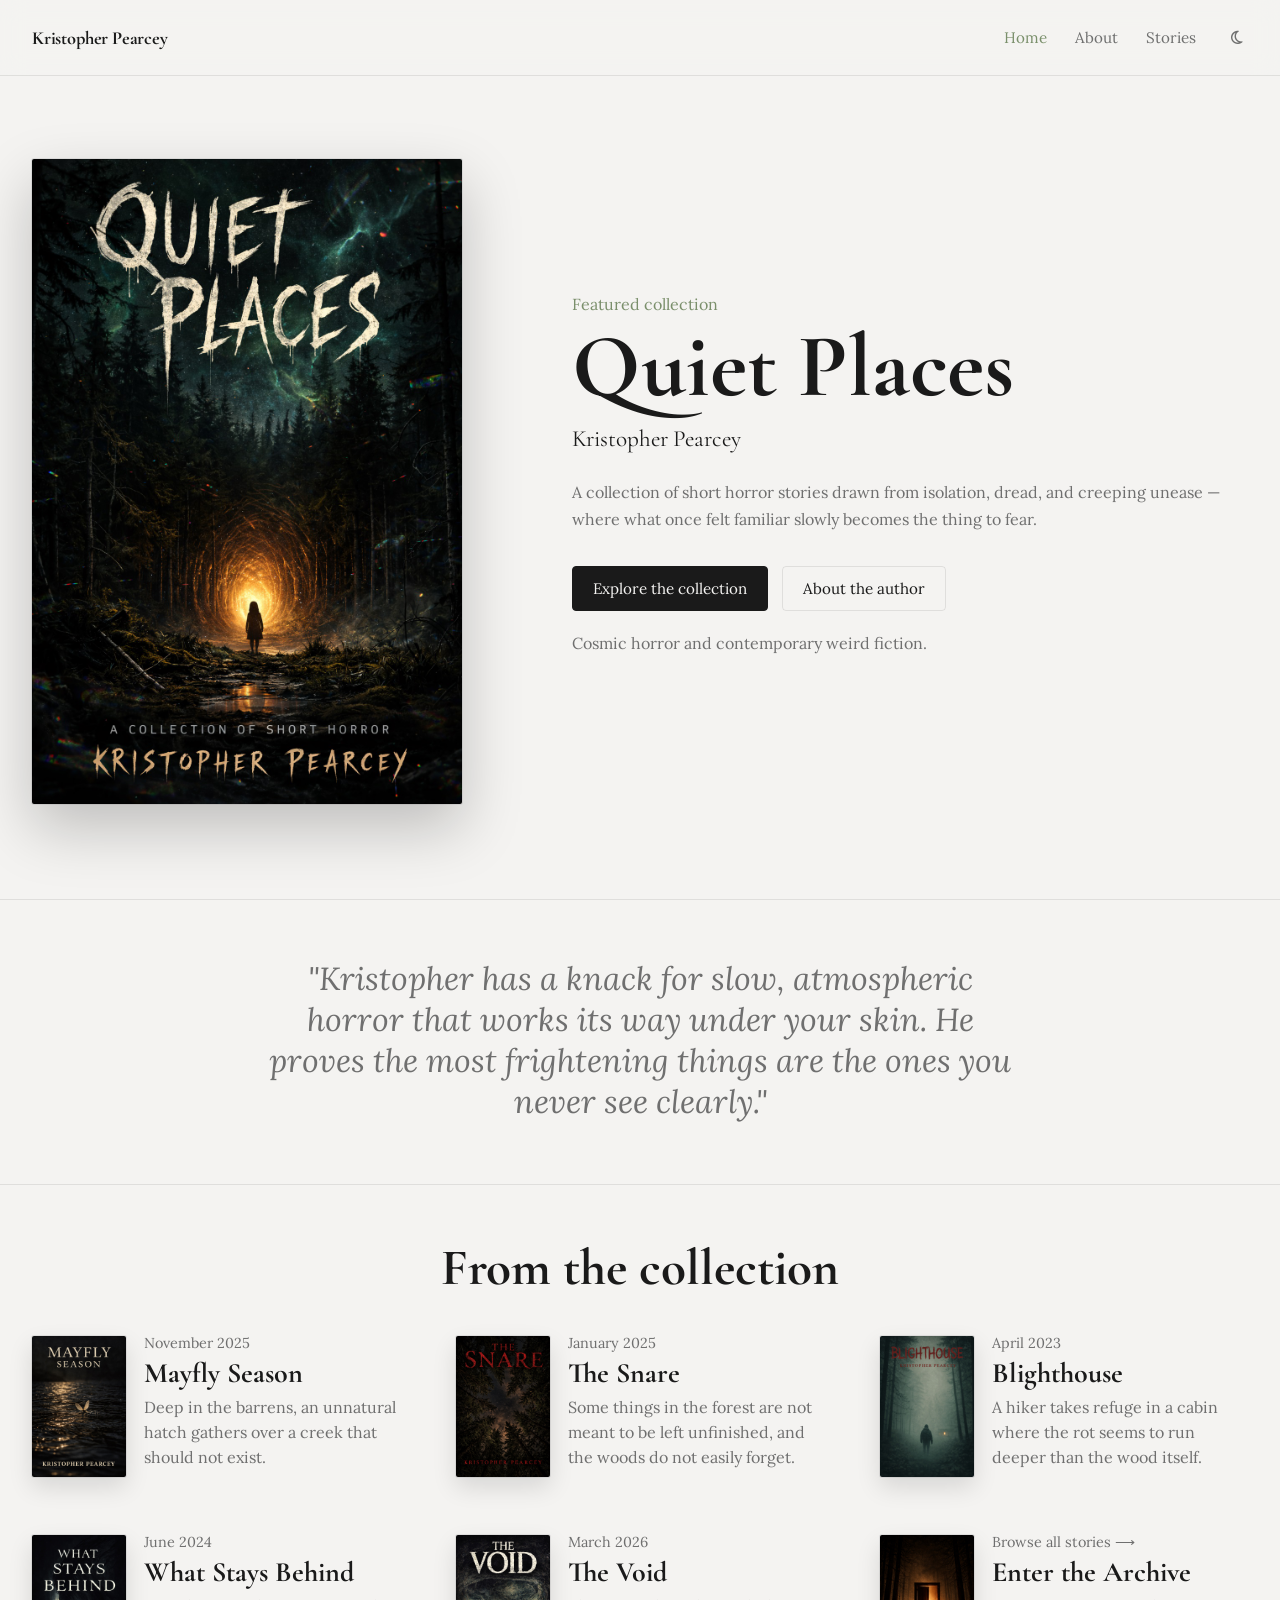
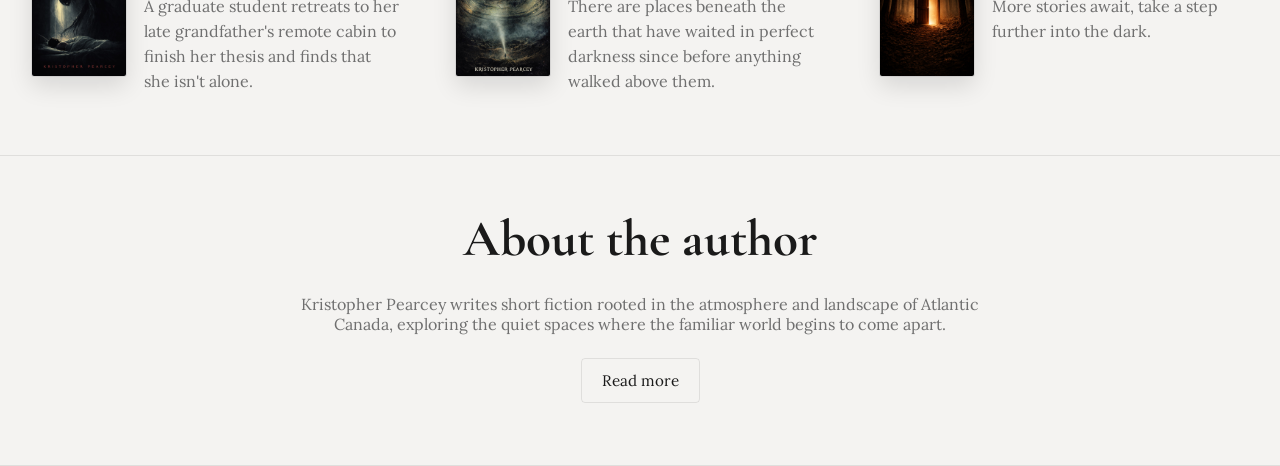
<file: index.html>
<!doctype html>
<html lang="en" data-theme="light">
<head>
  <meta charset="UTF-8" />
  <meta name="viewport" content="width=device-width, initial-scale=1.0" />
  <title>Home | Kristopher Pearcey</title>
  <meta
    name="description"
    content="Cosmic horror and contemporary weird fiction by Kristopher Pearcey."
  />

  <link rel="preconnect" href="https://fonts.googleapis.com">
  <link rel="preconnect" href="https://fonts.gstatic.com" crossorigin>
  <link
    href="https://fonts.googleapis.com/css2?family=Cormorant+Garamond:wght@400;500;600;700&family=Lora:ital,wght@0,400;0,500;0,600;1,400;1,500"
    rel="stylesheet"
  />
  <link
    rel="stylesheet"
    href="https://cdnjs.cloudflare.com/ajax/libs/font-awesome/6.5.2/css/all.min.css"
  />
  <link rel="stylesheet" href="styles.css" />
</head>
<body data-page="home">
  <header class="site-header">
    <div class="site-shell header-inner">
      <a class="brand" href="index.html">Kristopher Pearcey</a>

      <nav class="top-nav" aria-label="Primary navigation">
        <a href="index.html" aria-current="page">Home</a>
        <a href="about.html">About</a>
        <a href="stories.html">Stories</a>
        <button class="theme-toggle" type="button" aria-label="Toggle dark mode" title="Toggle theme">
          <span class="theme-toggle__sun"><i class="fa-regular fa-sun"></i></span>
          <span class="theme-toggle__moon"><i class="fa-regular fa-moon"></i></span>
        </button>
      </nav>
    </div>
  </header>

  <main>
    <section class="section-panel hero-section hero-section--book">
      <div class="site-shell">
        <div class="hero-book-grid">
          <a class="hero-book-cover" href="stories.html" aria-label="Explore Shadows in the Pines">
            <img
              src="images/quiet-places.jpg"
              alt="Cover of Quiet Places by Kristopher Pearcey"
            />
          </a>

          <div class="hero-book-copy">
            <p class="hero-kicker">Featured collection</p>

            <h1 class="hero-book-title">Quiet Places</h1>

            <p class="hero-book-author">Kristopher Pearcey</p>

            <p class="hero-book-excerpt">
              A collection of short horror stories drawn from isolation, dread, and creeping unease — where what once felt familiar slowly becomes the thing to fear.
            </p>

            <div class="hero-actions hero-actions--book">
              <a class="button button-primary" href="stories.html">Explore the collection</a>
              <a class="button button-secondary" href="about.html">About the author</a>
            </div>

            <p class="hero-book-note">
              Cosmic horror and contemporary weird fiction.
            </p>
          </div>
        </div>
      </div>
    </section>

    <section class="section-panel quote-section">
      <div class="site-shell narrow centered">
        <p class="featured-quote">
          "Kristopher has a knack for slow, atmospheric horror that works its way under your skin. He proves the most frightening things are the ones you never see clearly."
        </p>
      </div>
    </section>

    <section class="section-panel recent-section">
      <div class="site-shell">
        <h2 class="section-title">From the collection</h2>
        
        <div class="story-grid">
          
          <a class="story-card story-card--featured" href="stories.html?story=mayfly-season">
            <div class="story-card__cover">
              <img src="images/mayfly-season.jpg" alt="" loading="lazy">
            </div>
            <div class="story-card__content">
              <p class="story-card__date">November 2025</p>
              <h3 class="story-card__title">Mayfly Season</h3>
              <p class="story-card__excerpt">
                Deep in the barrens, an unnatural hatch gathers over a creek that should not exist.
              </p>
            </div>
          </a>
          
          <a class="story-card story-card--featured" href="stories.html?story=the-snare">
            <div class="story-card__cover">
              <img src="images/the-snare.jpg" alt="" loading="lazy">
            </div>
            <div class="story-card__content">
              <p class="story-card__date">January 2025</p>
              <h3 class="story-card__title">The Snare</h3>
              <p class="story-card__excerpt">
                Some things in the forest are not meant to be left unfinished, and the woods do not easily forget.
              </p>
            </div>
          </a>

          <a class="story-card story-card--featured" href="stories.html?story=blighthouse">
            <div class="story-card__cover">
              <img src="images/blighthouse.jpg" alt="" loading="lazy">
            </div>
            <div class="story-card__content">
              <p class="story-card__date">April 2023</p>
              <h3 class="story-card__title">Blighthouse</h3>
              <p class="story-card__excerpt">
                A hiker takes refuge in a cabin where the rot seems to run deeper than the wood itself.
              </p>
            </div>
          </a>

          <a class="story-card story-card--featured" href="stories.html?story=what-stays-behind">
            <div class="story-card__cover">
              <img src="images/what-stays-behind.jpg" alt="" loading="lazy">
            </div>
            <div class="story-card__content">
              <p class="story-card__date">June 2024</p>
              <h3 class="story-card__title">What Stays Behind</h3>
              <p class="story-card__excerpt">
                A graduate student retreats to her late grandfather's remote cabin to finish her thesis and finds that she isn't alone.
              </p>
            </div>
          </a>

          <a class="story-card story-card--featured" href="stories.html?story=the-void">
            <div class="story-card__cover">
              <img src="images/the-void.jpg" alt="" loading="lazy">
            </div>
            <div class="story-card__content">
              <p class="story-card__date">March 2026</p>
              <h3 class="story-card__title">The Void</h3>
              <p class="story-card__excerpt">
                There are places beneath the earth that have waited in perfect darkness since before anything walked above them.
              </p>
            </div>
          </a>       

          <a class="story-card story-card--featured" href="stories.html?story=see-more">
            <div class="story-card__cover">
              <img src="images/see-more.jpg" alt="" loading="lazy">
            </div>
            <div class="story-card__content">
              <p class="story-card__date">Browse all stories ⟶</p>
              <h3 class="story-card__title">Enter the Archive</h3>
              <p class="story-card__excerpt">
                More stories await, take a step further into the dark.
              </p>
            </div>
          </a>          
        </div>
      </div>
    </section>

    <section class="section-panel author-preview">
      <div class="site-shell narrow centered">
        <h2 class="section-title">About the author</h2>
        <p class="author-blurb">
          Kristopher Pearcey writes short fiction rooted in the atmosphere and landscape of Atlantic Canada, exploring the quiet spaces where the familiar world begins to come apart.
        </p>
        <a class="button button-secondary" href="about.html">Read more</a>
      </div>
    </section>
  </main>

  <script src="app.js"></script>
</body>
</html>
</file>
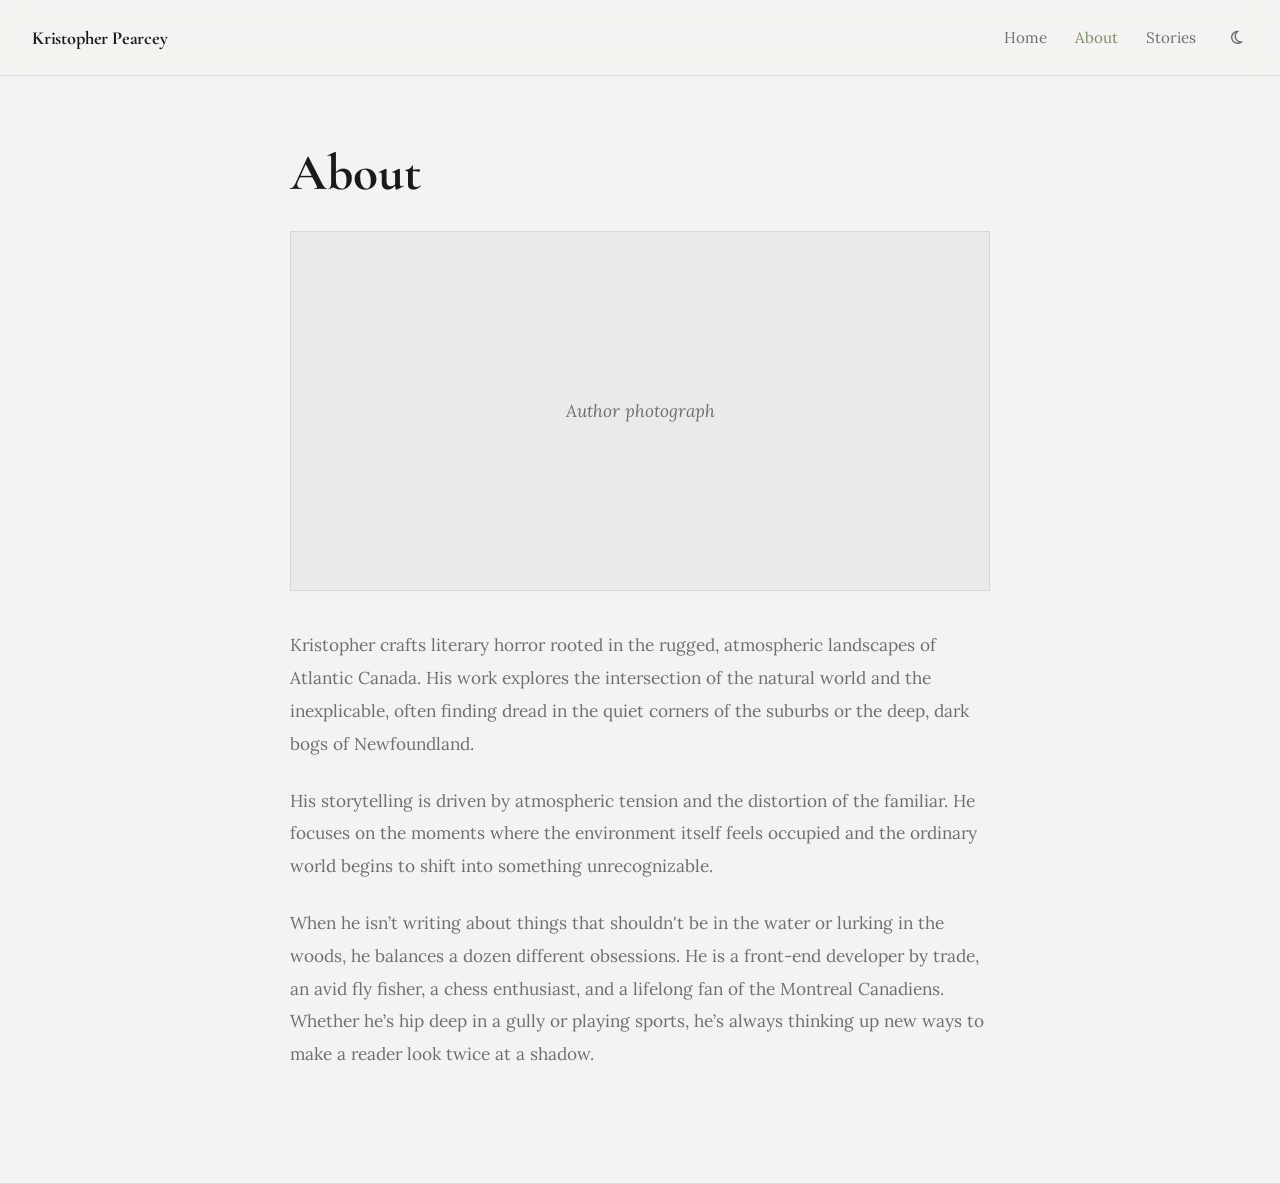
<file: about.html>
<!doctype html>
<html lang="en">
<head>
  <meta charset="UTF-8" />
  <meta name="viewport" content="width=device-width, initial-scale=1.0" />
  <title>About | Kristopher Pearcey</title>
  <meta name="description" content="About Kris Pearcey." />
  <link rel="preconnect" href="https://fonts.googleapis.com">
  <link rel="preconnect" href="https://fonts.gstatic.com" crossorigin>
  <link href="https://fonts.googleapis.com/css2?family=Cormorant+Garamond:wght@400;500;600;700&family=Lora:ital,wght@0,400;0,500;0,600;1,400;1,500&display=swap" rel="stylesheet">
  <link
    rel="stylesheet"
    href="https://cdnjs.cloudflare.com/ajax/libs/font-awesome/6.5.2/css/all.min.css"
  />
  <link rel="stylesheet" href="styles.css" />
</head>
<body data-page="about">
  <header class="site-header">
    <div class="site-shell header-inner">
      <a class="brand" href="index.html">Kristopher Pearcey</a>

      <nav class="top-nav" aria-label="Primary navigation">
        <a href="index.html">Home</a>
        <a href="about.html" aria-current="page">About</a>
        <a href="stories.html">Stories</a>
        <button class="theme-toggle" type="button" aria-label="Toggle dark mode" title="Toggle theme">
          <span class="theme-toggle__sun"><i class="fa-regular fa-sun"></i></span>
          <span class="theme-toggle__moon"><i class="fa-regular fa-moon"></i></span>
        </button>
      </nav>
    </div>
  </header>

  <main class="section-panel section-min-h">
    <section class="site-shell about-wrap">
      <div class="about-copy">
        <h1 class="page-title">About</h1>

        <figure class="author-photo-placeholder">
          <span>Author photograph</span>
        </figure>

        <div class="prose about-prose">
          <p>Kristopher crafts literary horror rooted in the rugged, atmospheric landscapes of Atlantic Canada. His work explores the intersection of the natural world and the inexplicable, often finding dread in the quiet corners of the suburbs or the deep, dark bogs of Newfoundland.</p>
          <p>His storytelling is driven by atmospheric tension and the distortion of the familiar. He focuses on the moments where the environment itself feels occupied and the ordinary world begins to shift into something unrecognizable.</p>
          <p>When he isn’t writing about things that shouldn't be in the water or lurking in the woods, he balances a dozen different obsessions. He is a front-end developer by trade, an avid fly fisher, a chess enthusiast, and a lifelong fan of the Montreal Canadiens. Whether he’s hip deep in a gully or playing sports, he’s always thinking up new ways to make a reader look twice at a shadow.</p>
        </div>
      </div>
    </section>
  </main>

  <script src="app.js"></script>
</body>
</html>
</file>
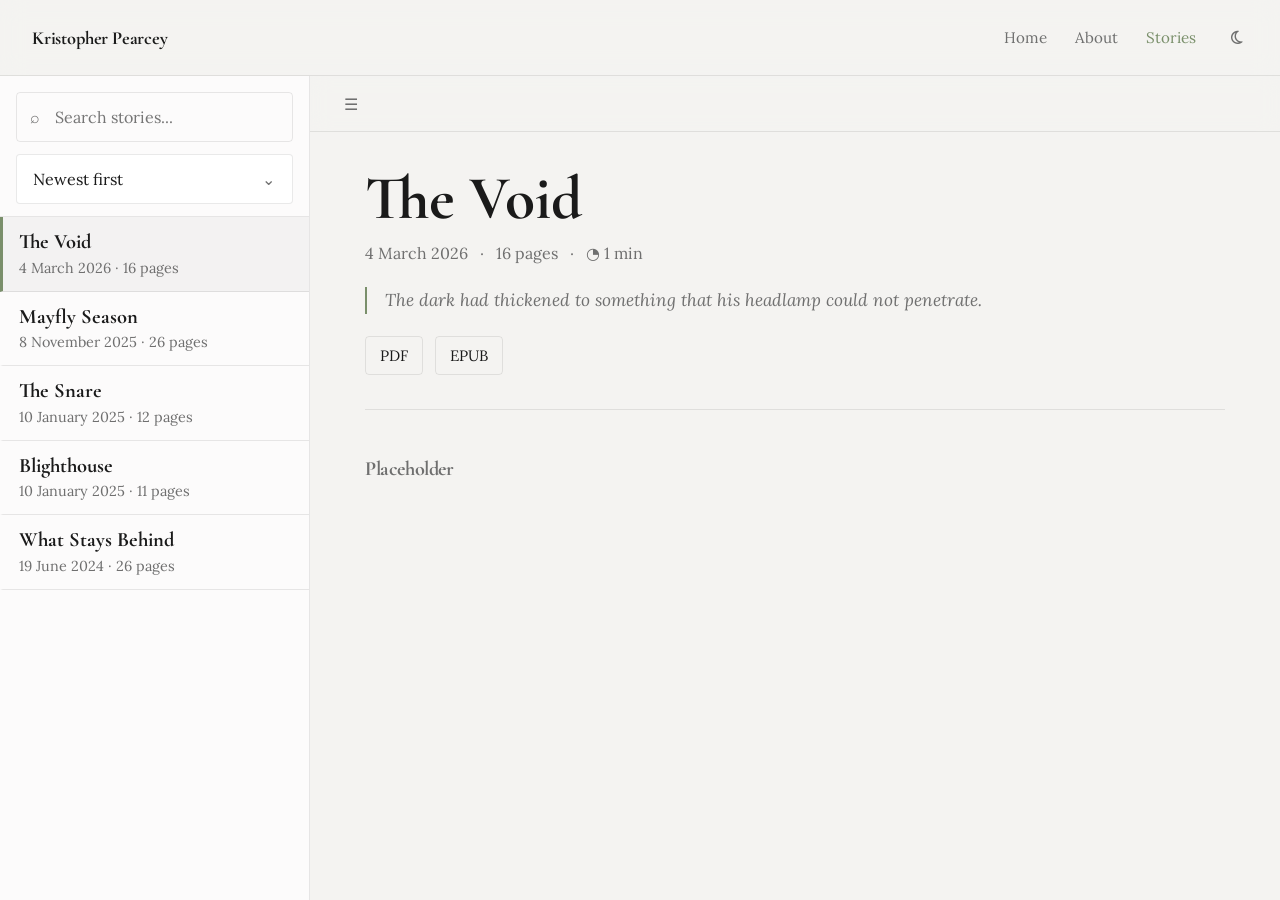
<file: stories.html>
<!doctype html>
<html lang="en">
<head>
  <meta charset="UTF-8" />
  <meta name="viewport" content="width=device-width, initial-scale=1.0" />
  <title>Stories | Kristopher Pearcey</title>
  <meta name="description" content="Read stories by Kris Pearcey." />
  <link rel="preconnect" href="https://fonts.googleapis.com">
  <link rel="preconnect" href="https://fonts.gstatic.com" crossorigin>
  <link href="https://fonts.googleapis.com/css2?family=Cormorant+Garamond:wght@400;500;600;700&family=Lora:ital,wght@0,400;0,500;0,600;1,400;1,500&display=swap" rel="stylesheet">
  <link
    rel="stylesheet"
    href="https://cdnjs.cloudflare.com/ajax/libs/font-awesome/6.5.2/css/all.min.css"
  />
  <link rel="stylesheet" href="styles.css" />
</head>
<body data-page="stories">
  <header class="site-header">
    <div class="site-shell header-inner">
      <a class="brand" href="index.html">Kristopher Pearcey</a>

      <nav class="top-nav" aria-label="Primary navigation">
        <a href="index.html">Home</a>
        <a href="about.html">About</a>
        <a href="stories.html" aria-current="page">Stories</a>
        <button class="theme-toggle" type="button" aria-label="Toggle dark mode" title="Toggle theme">
          <span class="theme-toggle__sun"><i class="fa-regular fa-sun"></i></span>
          <span class="theme-toggle__moon"><i class="fa-regular fa-moon"></i></span>
        </button>
      </nav>
    </div>
  </header>

  <main class="stories-layout">
    <aside class="stories-sidebar" id="storiesSidebar" aria-hidden="false">
      <div class="stories-sidebar__inner">
        <div class="stories-sidebar__mobile-head">
          <div class="stories-sidebar__handle" aria-hidden="true"></div>
          <div class="stories-sidebar__mobile-title">Browse stories</div>
        </div>

        <div class="search-wrap">
          <span class="search-icon">⌕</span>
          <input id="storySearch" type="search" placeholder="Search stories..." aria-label="Search stories" />
        </div>

        <label class="select-wrap">
          <span class="sr-only">Sort stories</span>
          <select id="storySort" aria-label="Sort stories">
            <option value="newest">Newest first</option>
            <option value="oldest">Oldest first</option>
            <option value="title">Title A–Z</option>
          </select>
        </label>

        <div id="storyList" class="story-list" aria-live="polite"></div>
      </div>
    </aside>

    <section class="stories-main">
      <div class="story-topbar">
        <button
          class="sidebar-toggle"
          id="sidebarToggle"
          type="button"
          aria-expanded="true"
          aria-controls="storiesSidebar"
          aria-label="Toggle story sidebar"
        >
          ☰
        </button>
        <div class="story-topbar__title" id="storyTopbarTitle">Loading…</div>
      </div>

      <article class="story-article" id="storyArticle">
        <div class="story-loading">Loading story…</div>
      </article>
    </section>
  </main>

  <button
    class="mobile-story-dock"
    id="mobileStoryDock"
    type="button"
    aria-expanded="false"
    aria-controls="storiesSidebar"
    aria-label="Open story navigation"
  >
    <span class="mobile-story-dock__icon">☰</span>
    <span class="mobile-story-dock__label">Stories</span>
  </button>

  <script src="app.js"></script>
  <script src="stories-data.js"></script>
  <script src="stories-page.js"></script>
</body>
</html>
</file>
<file: styles.css>
:root {
  --bg: #f4f3f1;
  --surface: #ffffff;
  --surface-2: #ecebe8;
  --panel: rgba(17, 17, 17, 0.035);
  --border: rgba(17, 17, 17, 0.09);
  --text: #1a1a1a;
  --muted: #6f6f6f;
  --accent: #7a8f6b;
  --accent-strong: #5f7352;
  --transition: 260ms cubic-bezier(.2, .8, .2, 1);
  --header-height: 76px;
  --mobile-story-dock-height: 62px;
  color-scheme: light;
}

html[data-theme="dark"] {
  --bg: #121212;
  --surface: #1a1a1a;
  --surface-2: #222222;
  --panel: rgba(240, 242, 245, 0.035);
  --border: rgba(240, 242, 245, 0.085);
  --text: #f1f1f1;
  --muted: #9c9c9c;
  --accent: #7a8f6b;
  --accent-strong: #9bbd86;
  color-scheme: dark;
}

* {
  box-sizing: border-box;
}

html {
  scroll-behavior: smooth;
}

body {
  margin: 0;
  font-family: "Lora", Georgia, serif;
  background: var(--bg);
  color: var(--text);
  transition:
    background-color var(--transition),
    color var(--transition),
    border-color var(--transition);
}

body.mobile-nav-open {
  overflow: hidden;
}

img {
  max-width: 100%;
  display: block;
}

a {
  color: inherit;
  text-decoration: none;
}

button,
input,
select {
  font: inherit;
}

button {
  cursor: pointer;
}

a,
button,
input,
select,
article,
aside,
header,
section,
div,
figure,
img {
  transition:
    background-color var(--transition),
    color var(--transition),
    border-color var(--transition),
    box-shadow var(--transition),
    opacity var(--transition),
    transform var(--transition);
}

.site-shell {
  width: min(1240px, calc(100vw - 64px));
  margin: 0 auto;
}

.section-panel {
  border-bottom: 1px solid var(--border);
}

.section-min-h {
  min-height: calc(100vh - var(--header-height));
}

.centered {
  text-align: center;
}

.narrow {
  width: min(760px, 100%);
  margin-inline: auto;
}

.brand,
.page-title,
.section-title,
.story-title,
.story-card__title,
.story-list__title,
.story-topbar__title,
.hero-book-title,
.hero-book-author,
.story-body h1,
.story-body h2,
.story-body h3 {
  font-family: "Cormorant Garamond", Georgia, serif;
}

/* HEADER */

.site-header {
  position: sticky;
  top: 0;
  z-index: 50;
  height: var(--header-height);
  backdrop-filter: blur(12px);
  background: color-mix(in srgb, var(--bg) 92%, transparent);
  border-bottom: 1px solid var(--border);
}

.header-inner {
  height: 100%;
  display: flex;
  align-items: center;
  justify-content: space-between;
  gap: 24px;
}

.brand {
  font-size: 1.15rem;
  font-weight: 700;
  letter-spacing: -0.01em;
}

.top-nav {
  display: flex;
  gap: 28px;
  align-items: center;
}

.top-nav a,
.theme-toggle {
  color: var(--muted);
  font-size: 0.95rem;
}

.top-nav a:hover,
.top-nav a[aria-current="page"] {
  color: var(--accent);
}

.theme-toggle {
  border: 0;
  background: none;
  width: 24px;
  height: 24px;
  display: grid;
  place-items: center;
  position: relative;
  padding: 0;
  flex: 0 0 24px;
}

.theme-toggle span {
  position: absolute;
  line-height: 1;
}

.theme-toggle__sun {
  opacity: 0;
  transform: scale(.85) rotate(-20deg);
}

.theme-toggle__moon {
  opacity: 1;
  transform: scale(1) rotate(0);
}

html[data-theme="dark"] .theme-toggle__sun {
  opacity: 1;
  transform: scale(1) rotate(0);
}

html[data-theme="dark"] .theme-toggle__moon {
  opacity: 0;
  transform: scale(.85) rotate(20deg);
}

/* BUTTONS */

.button {
  display: inline-flex;
  align-items: center;
  justify-content: center;
  padding: 12px 20px;
  border-radius: 4px;
  border: 1px solid var(--border);
  font-size: 0.95rem;
}

.button-primary {
  background: var(--text);
  border-color: var(--text);
  color: var(--bg);
}

.button-primary:hover {
  opacity: .92;
}

.button-secondary {
  background: transparent;
  color: var(--text);
}

.button-secondary:hover {
  background: var(--panel);
}

/* HOME HERO */

.hero-section--book {
  min-height: calc(100vh - var(--header-height));
  display: flex;
  align-items: center;
}

.hero-book-grid {
  display: grid;
  grid-template-columns: minmax(280px, 430px) minmax(0, 1fr);
  gap: 110px;
  align-items: center;
  padding: 52px 0 64px;
}

.hero-book-cover {
  max-width: 430px;
}

.hero-book-cover img {
  border-radius: 2px;
  box-shadow:
    0 24px 60px rgba(0, 0, 0, 0.22),
    0 0 0 1px rgba(17, 22, 27, 0.08);
  transform: translateY(0) scale(1);
}

.hero-book-cover:hover img {
  transform: translateY(-4px) scale(1.012);
  box-shadow:
    0 30px 72px rgba(0, 0, 0, 0.26),
    0 0 0 1px rgba(17, 22, 27, 0.10);
}

.hero-book-copy {
  min-width: 0;
}

.hero-kicker {
  margin: 0 0 14px;
  color: var(--accent);
  font-size: 1rem;
}

.hero-book-title {
  font-size: clamp(3.6rem, 7vw, 6rem);
  line-height: .88;
  margin: 0 0 18px;
  text-wrap: balance;
}

.hero-book-author {
  margin: 0;
  font-size: 1.45rem;
}

.hero-book-excerpt,
.hero-book-note,
.author-blurb,
.prose p,
.story-card__excerpt,
.story-meta,
.story-list__meta,
.story-body,
.story-quote {
  color: var(--muted);
}

.hero-book-excerpt {
  margin-top: 26px;
  line-height: 1.7;
}

.hero-actions {
  margin-top: 32px;
  display: flex;
  gap: 14px;
  flex-wrap: wrap;
}

.hero-book-note {
  margin-top: 22px;
}

/* HOME SECTIONS */

.quote-section,
.recent-section,
.author-preview {
  padding: 58px 0 62px;
}

.section-title,
.page-title {
  font-size: clamp(2.8rem, 4vw, 3.5rem);
  line-height: 1;
  margin: 0 0 28px;
}

.section-title {
  text-align: center;
}

.recent-section .section-title {
  margin-bottom: 42px;
}

.featured-quote {
  text-align: center;
  font-style: italic;
  font-size: 2rem;
  color: var(--muted);
  margin: 0;
}

/* HOME STORY ROWS */

.story-grid {
  display: grid;
  grid-template-columns: repeat(3, minmax(0, 1fr));
  column-gap: 56px;
  row-gap: 58px;
  align-items: start;
}

.story-card {
  background: transparent;
  border: 0;
  padding: 0;
  display: block;
  min-width: 0;
}

.story-card__date {
  font-size: 0.9rem;
  color: var(--muted);
  margin: 0;
  line-height: 1;
  align-self: start;
}

.story-card__title {
  font-size: 1.75rem;
  line-height: 1.02;
  margin: 0;
  transition: color var(--transition);
}

.story-card:hover .story-card__title {
  color: var(--accent);
}

.story-card__excerpt {
  line-height: 1.55;
  margin: 0;
  max-width: 26ch;
}

.story-card--featured {
  display: grid;
  grid-template-columns: 94px minmax(0, 1fr);
  column-gap: 18px;
  align-items: start;
  min-width: 0;
}

.story-card__cover {
  width: 94px;
  align-self: start;
}

.story-card__cover img {
  width: 100%;
  aspect-ratio: 2 / 3;
  object-fit: cover;
  border-radius: 2px;
  box-shadow:
    0 10px 24px rgba(0, 0, 0, 0.12),
    0 0 0 1px rgba(17, 22, 27, 0.08);
}

.story-card--featured:hover .story-card__cover img {
  transform: translateY(-2px) scale(1.015);
  box-shadow:
    0 14px 30px rgba(0, 0, 0, 0.16),
    0 0 0 1px rgba(17, 22, 27, 0.10);
}

.story-card__content {
  min-width: 0;
  display: grid;
  grid-template-rows: auto auto 1fr;
  row-gap: 8px;
  align-content: start;
}

.author-preview .author-blurb {
  max-width: 700px;
  margin: 0 auto 24px;
  text-align: center;
}

/* ABOUT */

.about-wrap {
  padding: 72px 0 88px;
}

.about-copy {
  width: min(700px, 100%);
  margin: 0 auto;
}

.about-copy .page-title {
  text-align: left;
  margin-bottom: 32px;
}

.author-photo-placeholder {
  margin: 0 0 38px;
  min-height: 360px;
  border: 1px solid var(--border);
  background: var(--panel);
  display: grid;
  place-items: center;
  color: var(--muted);
  font-style: italic;
  font-size: 1.08rem;
}

.prose p {
  margin: 0 0 24px;
  font-size: 1.08rem;
  line-height: 1.9;
}

/* STORIES LAYOUT */

.stories-layout {
  display: grid;
  grid-template-columns: 310px minmax(0, 1fr);
  min-height: calc(100vh - var(--header-height));
}

.stories-sidebar {
  border-right: 1px solid var(--border);
  background: color-mix(in srgb, var(--surface) 72%, transparent);
  position: sticky;
  top: var(--header-height);
  height: calc(100vh - var(--header-height));
  overflow: hidden;
}

.stories-sidebar__inner {
  height: 100%;
  display: flex;
  flex-direction: column;
  padding: 16px 0 0;
}

.stories-sidebar__mobile-head {
  display: none;
}

/* STORIES SEARCH / SORT */

.search-wrap,
.select-wrap {
  position: relative;
  margin: 0 16px 12px;
}

.search-icon {
  position: absolute;
  left: 14px;
  top: 50%;
  transform: translateY(-50%);
  color: var(--muted);
  pointer-events: none;
  z-index: 1;
}

.search-wrap input,
.select-wrap select {
  width: 100%;
  min-height: 50px;
  border: 1px solid var(--border);
  border-radius: 4px;
  outline: none;
  color: var(--text);
}

.search-wrap input {
  background: transparent;
  padding: 0 16px 0 38px;
}

.select-wrap select {
  appearance: none;
  -webkit-appearance: none;
  -moz-appearance: none;
  background: var(--surface);
  padding: 0 42px 0 16px;
}

html[data-theme="dark"] .select-wrap select {
  background: var(--surface-2);
  color: var(--text);
}

.select-wrap::after {
  content: "⌄";
  position: absolute;
  right: 18px;
  top: 50%;
  transform: translateY(-50%);
  color: var(--muted);
  pointer-events: none;
  line-height: 1;
}

.story-list {
  flex: 1;
  overflow: auto;
  border-top: 1px solid var(--border);
}

.story-list-item {
  display: block;
  padding: 14px 16px;
  border-bottom: 1px solid var(--border);
  border-left: 3px solid transparent;
}

.story-list-item:hover,
.story-list-item.is-active {
  background: var(--panel);
  border-left-color: var(--accent);
}

.story-list__title {
  margin: 0 0 5px;
  font-size: 1.28rem;
  line-height: 1.1;
}

.story-list__meta {
  font-size: 0.9rem;
  margin: 0;
}

/* STORY READER */

.stories-main {
  min-width: 0;
}

.story-topbar {
  position: sticky;
  top: var(--header-height);
  z-index: 10;
  min-height: 56px;
  display: flex;
  align-items: center;
  gap: 14px;
  padding: 0 0 0 32px;
  border-bottom: 1px solid var(--border);
  background: color-mix(in srgb, var(--bg) 92%, transparent);
  backdrop-filter: blur(10px);
}

.sidebar-toggle {
  border: 0;
  background: transparent;
  color: var(--muted);
  font-size: 1rem;
  width: 18px;
  min-width: 18px;
  height: 18px;
  padding: 0;
  display: grid;
  place-items: center;
  line-height: 1;
  align-self: center;
  flex: 0 0 18px;
}

.sidebar-toggle:hover {
  color: var(--accent);
}

.story-topbar__title {
  font-size: 1.32rem;
  font-weight: 600;
  white-space: nowrap;
  overflow: hidden;
  text-overflow: ellipsis;
  opacity: 0;
  transform: translateY(2px);
  pointer-events: none;
}

.story-topbar.show-title .story-topbar__title {
  opacity: 1;
  transform: translateY(0);
}

.story-article {
  width: min(860px, calc(100vw - 380px));
  margin: 0 auto;
  padding: 38px 0 90px;
}

.story-header {
  margin-bottom: 34px;
}

.story-title {
  margin: 0;
  font-size: clamp(3rem, 4.8vw, 4.2rem);
  line-height: .96;
}

.story-meta {
  display: flex;
  flex-wrap: wrap;
  gap: 12px;
  margin-top: 14px;
  font-size: 1rem;
}

.story-quote {
  margin: 24px 0 22px;
  padding-left: 18px;
  border-left: 2px solid var(--accent);
  font-size: 1.08rem;
  font-style: italic;
  line-height: 1.55;
}

.story-downloads {
  display: flex;
  gap: 12px;
  flex-wrap: wrap;
}

.story-downloads a {
  border: 1px solid var(--border);
  padding: 9px 14px;
  border-radius: 4px;
  font-size: .94rem;
}

.story-downloads a:hover {
  background: var(--panel);
}

.story-divider {
  margin: 34px 0 30px;
  border: 0;
  border-top: 1px solid var(--border);
}

.story-body {
  font-size: 1.08rem;
  line-height: 1.9;
}

.story-body p {
  margin: 0 0 24px;
}

.story-body h1,
.story-body h2,
.story-body h3 {
  margin: 40px 0 16px;
  letter-spacing: -0.02em;
}

.story-body blockquote {
  margin: 30px 0;
  padding-left: 18px;
  border-left: 2px solid var(--accent);
  color: var(--muted);
  font-style: italic;
}

.story-body hr {
  border: 0;
  border-top: 1px solid var(--border);
  margin: 30px 0;
}

.story-body ul,
.story-body ol {
  margin: 0 0 24px 1.25rem;
}

.story-loading,
.empty-state {
  color: var(--muted);
  font-size: 1rem;
}

/* COLLAPSED STATES */

.sidebar-collapsed .stories-layout {
  grid-template-columns: 0 minmax(0, 1fr);
}

.sidebar-collapsed .stories-sidebar {
  width: 0;
  border-right-color: transparent;
}

.sidebar-collapsed .stories-sidebar__inner {
  opacity: 0;
  pointer-events: none;
}

.sidebar-collapsed .story-article {
  width: min(860px, calc(100vw - 120px));
}

/* MOBILE OVERLAY */

.stories-overlay {
  position: fixed;
  inset: var(--header-height) 0 0 0;
  z-index: 35;
  background: rgba(0, 0, 0, 0.28);
  opacity: 0;
  pointer-events: none;
}

.stories-overlay.is-visible {
  opacity: 1;
  pointer-events: auto;
}

.mobile-story-dock {
  display: none;
}

.sr-only {
  position: absolute;
  width: 1px;
  height: 1px;
  padding: 0;
  margin: -1px;
  overflow: hidden;
  clip: rect(0, 0, 0, 0);
  white-space: nowrap;
  border: 0;
}

/* RESPONSIVE */

@media (max-width: 1100px) {
  .story-grid {
    grid-template-columns: 1fr;
    row-gap: 34px;
    column-gap: 0;
  }

  .hero-book-grid {
    grid-template-columns: minmax(240px, 360px) 1fr;
    gap: 36px;
  }

  .story-article,
  .sidebar-collapsed .story-article {
    width: min(720px, calc(100vw - 48px));
  }
}

@media (max-width: 900px) {
  .site-shell {
    width: min(100vw - 40px, 1280px);
  }

  .hero-section--book {
    min-height: auto;
  }

  .hero-book-grid {
    grid-template-columns: 1fr;
    text-align: center;
    gap: 24px;
    padding: 34px 0 44px;
  }

  .hero-book-cover {
    margin: 0 auto;
    max-width: 260px;
  }

  .hero-book-copy {
    width: 100%;
    max-width: 42rem;
    margin: 0 auto;
  }

  .hero-book-title {
    font-size: clamp(2.75rem, 10vw, 4.2rem);
    margin-bottom: 12px;
  }

  .hero-book-author {
    font-size: 1.25rem;
  }

  .hero-book-excerpt {
    margin-top: 18px;
    font-size: 1rem;
    line-height: 1.7;
    max-width: 34rem;
    margin-left: auto;
    margin-right: auto;
  }

  .hero-book-note {
    font-size: 0.98rem;
    max-width: 34rem;
    margin-left: auto;
    margin-right: auto;
  }

  .hero-actions {
    justify-content: center;
    margin-top: 24px;
  }

  .quote-section,
  .recent-section,
  .author-preview {
    padding: 44px 0 48px;
  }

  .featured-quote {
    font-size: 1.5rem;
    line-height: 1.45;
    max-width: 22em;
    margin-inline: auto;
  }

  .story-grid {
    gap: 26px;
  }

  .story-card__content {
    padding-right: 0;
  }

  .about-wrap {
    padding-top: 44px;
    padding-bottom: 50px;
  }

  .about-copy {
    width: min(720px, 100%);
  }

  .stories-layout {
    display: block;
    min-height: calc(100vh - var(--header-height));
  }

  .stories-main {
    min-width: 0;
  }

  .stories-sidebar {
    position: fixed;
    top: auto;
    left: 0;
    right: 0;
    bottom: 0;
    width: 100%;
    height: min(78vh, 680px);
    border-right: 0;
    border-top: 1px solid var(--border);
    background: color-mix(in srgb, var(--surface) 94%, transparent);
    z-index: 45;
    transform: translateY(100%);
    box-shadow: 0 -24px 60px rgba(0, 0, 0, 0.18);
    border-radius: 18px 18px 0 0;
    overflow: hidden;
  }

  html[data-theme="dark"] .stories-sidebar {
    background: color-mix(in srgb, var(--surface-2) 94%, transparent);
  }

  .stories-sidebar__inner {
    padding: 0 0 max(16px, env(safe-area-inset-bottom));
  }

  .stories-sidebar__mobile-head {
    display: block;
    padding: 10px 16px 12px;
    border-bottom: 1px solid var(--border);
    text-align: center;
    background: color-mix(in srgb, var(--surface) 88%, transparent);
  }

  html[data-theme="dark"] .stories-sidebar__mobile-head {
    background: color-mix(in srgb, var(--surface-2) 88%, transparent);
  }

  .stories-sidebar__handle {
    width: 44px;
    height: 5px;
    border-radius: 999px;
    margin: 0 auto 10px;
    background: var(--border);
  }

  .stories-sidebar__mobile-title {
    font-size: 0.98rem;
    color: var(--muted);
  }

  .sidebar-collapsed .stories-sidebar {
    width: 100%;
    transform: translateY(100%);
    border-right-color: transparent;
  }

  body.mobile-stories-open .stories-sidebar {
    transform: translateY(0);
  }

  .sidebar-collapsed .stories-sidebar__inner {
    opacity: 1;
    pointer-events: auto;
  }

  .search-wrap,
  .select-wrap {
    margin: 12px 16px 0;
  }

  .story-list {
    border-top: 0;
    margin-top: 12px;
  }

  .story-list-item {
    padding: 14px 16px;
    border-left: 0;
  }

  .story-list-item:hover,
  .story-list-item.is-active {
    border-left-color: transparent;
    box-shadow: inset 3px 0 0 var(--accent);
  }

  .story-topbar {
    min-height: 54px;
    padding: 0 20px;
    gap: 12px;
  }

  .story-topbar__title {
    font-size: 1.15rem;
  }

  .story-article,
  .sidebar-collapsed .story-article {
    width: min(760px, calc(100vw - 48px));
    padding: 30px 0 calc(110px + env(safe-area-inset-bottom));
  }

  .mobile-story-dock {
    position: fixed;
    left: 16px;
    right: 16px;
    bottom: calc(14px + env(safe-area-inset-bottom));
    z-index: 44;
    min-height: var(--mobile-story-dock-height);
    display: inline-flex;
    align-items: center;
    justify-content: center;
    gap: 10px;
    border: 1px solid var(--border);
    border-radius: 999px;
    background: color-mix(in srgb, var(--surface) 92%, transparent);
    backdrop-filter: blur(12px);
    color: var(--text);
    box-shadow: 0 12px 34px rgba(0, 0, 0, 0.18);
    padding: 0 18px;
  }

  html[data-theme="dark"] .mobile-story-dock {
    background: color-mix(in srgb, var(--surface-2) 92%, transparent);
  }

  .mobile-story-dock:hover {
    border-color: color-mix(in srgb, var(--accent) 60%, var(--border));
  }

  .mobile-story-dock__icon {
    font-size: 0.95rem;
    line-height: 1;
    color: var(--muted);
  }

  .mobile-story-dock__label {
    font-size: 0.95rem;
  }
}

@media (max-width: 640px) {
  :root {
    --header-height: 64px;
    --mobile-story-dock-height: 58px;
  }

  .site-header {
    height: auto;
    min-height: var(--header-height);
  }

  .site-shell {
    width: min(100vw - 32px, 1280px);
  }

  .header-inner {
    min-height: var(--header-height);
    height: auto;
    display: grid;
    grid-template-columns: minmax(0, 1fr) auto;
    align-items: center;
    gap: 10px;
    padding-top: 10px;
    padding-bottom: 10px;
  }

  .brand {
    font-size: 0.98rem;
    line-height: 1.1;
    white-space: nowrap;
    overflow: hidden;
    text-overflow: ellipsis;
    max-width: none;
  }

  .top-nav {
    display: flex;
    align-items: center;
    justify-content: flex-end;
    gap: 14px;
    min-width: 0;
  }

  .top-nav a,
  .theme-toggle {
    font-size: 0.92rem;
  }

  .theme-toggle {
    width: 22px;
    height: 22px;
    flex: 0 0 22px;
  }

  .hero-section--book .site-shell,
  .quote-section .site-shell,
  .recent-section .site-shell,
  .author-preview .site-shell,
  .about-wrap {
    padding-left: 2px;
    padding-right: 2px;
  }

  .hero-section--book {
    min-height: auto;
  }

  .hero-book-grid {
    gap: 20px;
    padding: 26px 0 36px;
  }

  .hero-book-cover {
    max-width: 190px;
    margin: 0 auto;
  }

  .hero-book-title {
    font-size: clamp(2.25rem, 10.5vw, 3.15rem);
    line-height: 0.94;
    margin: 0 0 10px;
  }

  .hero-book-author {
    font-size: 1.02rem;
  }

  .hero-kicker {
    margin: 0 0 10px;
    font-size: 0.98rem;
  }

  .hero-book-copy {
    width: 100%;
    max-width: 34rem;
    margin: 0 auto;
  }

  .hero-book-excerpt {
    margin-top: 16px;
    font-size: 1rem;
    line-height: 1.72;
    max-width: 100%;
  }

  .hero-actions {
    margin-top: 22px;
    gap: 10px;
  }

  .hero-actions .button {
    min-height: 46px;
    padding: 11px 16px;
  }

  .hero-book-note {
    margin-top: 16px;
    font-size: 0.98rem;
    line-height: 1.6;
    max-width: 100%;
  }

  .quote-section,
  .recent-section,
  .author-preview {
    padding: 38px 0 42px;
  }

  .section-title,
  .page-title {
    font-size: 2.05rem;
    margin-bottom: 22px;
  }

  .recent-section .section-title {
    margin-bottom: 30px;
  }

  .featured-quote {
    font-size: 1.28rem;
    line-height: 1.55;
    max-width: 20em;
    margin: 0 auto;
  }

  .story-grid {
    gap: 22px;
  }

  .story-card {
    padding: 0;
  }

  .story-card--featured {
    grid-template-columns: 72px minmax(0, 1fr);
    column-gap: 14px;
  }

  .story-card__cover {
    width: 72px;
  }

  .story-card__title {
    font-size: 1.55rem;
    line-height: 1.02;
  }

  .story-card__date {
    font-size: 0.9rem;
  }

  .story-card__excerpt {
    font-size: 1rem;
    line-height: 1.58;
    max-width: 100%;
  }

  .about-wrap {
    padding-top: 34px;
    padding-bottom: 42px;
  }

  .about-copy {
    width: 100%;
  }

  .about-copy .page-title {
    margin-bottom: 22px;
  }

  .author-photo-placeholder {
    min-height: 200px;
    margin: 0 0 24px;
  }

  .prose p {
    margin: 0 0 18px;
    font-size: 1rem;
    line-height: 1.82;
  }

  .search-wrap,
  .select-wrap {
    margin-inline: 14px;
  }

  .search-wrap input,
  .select-wrap select {
    min-height: 48px;
    font-size: 16px;
  }

  .story-topbar {
    min-height: 50px;
    padding: 0 16px;
    gap: 10px;
  }

  .sidebar-toggle {
    display: none;
  }

  .story-topbar__title {
    font-size: 1.05rem;
  }

  .story-article,
  .sidebar-collapsed .story-article {
    width: min(100vw - 32px, 720px);
    padding-top: 24px;
    padding-bottom: calc(100px + env(safe-area-inset-bottom));
  }

  .story-header {
    margin-bottom: 26px;
  }

  .story-title {
    font-size: 2.45rem;
    line-height: 0.98;
  }

  .story-meta {
    gap: 8px;
    margin-top: 12px;
    font-size: 0.92rem;
    line-height: 1.45;
  }

  .story-quote {
    margin: 18px 0;
    padding-left: 14px;
    font-size: 1rem;
    line-height: 1.62;
  }

  .story-downloads {
    gap: 10px;
  }

  .story-downloads a {
    min-height: 42px;
    padding: 8px 12px;
    font-size: 0.9rem;
    display: inline-flex;
    align-items: center;
    justify-content: center;
  }

  .story-divider {
    margin: 24px 0 22px;
  }

  .story-body {
    font-size: 1rem;
    line-height: 1.9;
  }

  .story-body p {
    margin-bottom: 20px;
  }

  .story-body h1,
  .story-body h2,
  .story-body h3 {
    margin: 30px 0 12px;
  }

  .story-body h1 { font-size: 1.95rem; }
  .story-body h2 { font-size: 1.65rem; }
  .story-body h3 { font-size: 1.4rem; }

  .mobile-story-dock {
    left: 12px;
    right: 12px;
    bottom: calc(12px + env(safe-area-inset-bottom));
  }
}

@media (max-width: 520px) {
  .header-inner {
    grid-template-columns: minmax(0, 1fr);
    justify-items: start;
    gap: 8px;
    padding-top: 10px;
    padding-bottom: 10px;
  }

  .brand {
    max-width: 100%;
    font-size: 0.94rem;
  }

  .top-nav {
    width: 100%;
    justify-content: flex-start;
    gap: 12px;
    flex-wrap: wrap;
  }

  .top-nav a,
  .theme-toggle {
    font-size: 0.88rem;
  }

  .site-shell {
    width: min(100vw - 28px, 1280px);
  }

  .hero-book-title,
  .section-title,
  .page-title {
    font-size: 1.95rem;
  }

  .hero-book-cover {
    max-width: 170px;
  }

  .story-card--featured {
    grid-template-columns: 66px minmax(0, 1fr);
    column-gap: 12px;
  }

  .story-card__cover {
    width: 66px;
  }

  .story-card__title {
    font-size: 1.42rem;
  }

  .story-article,
  .sidebar-collapsed .story-article {
    width: min(100vw - 28px, 720px);
  }

  .story-title {
    font-size: 2.2rem;
  }

  .stories-sidebar {
    height: min(80vh, 700px);
  }
}
</file>
